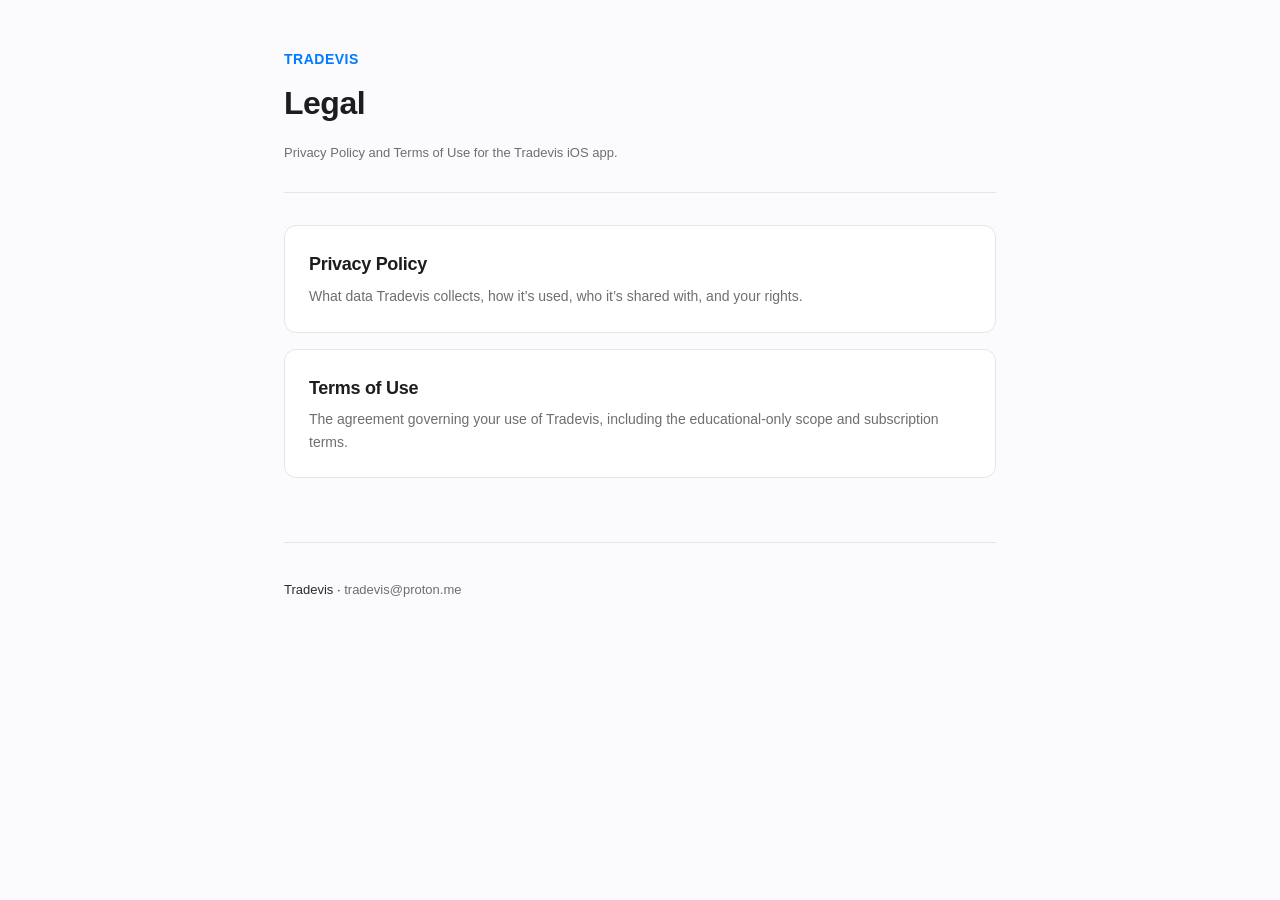
<file: index.html>
<!doctype html>
<html lang="en">
<head>
  <meta charset="utf-8">
  <meta name="viewport" content="width=device-width, initial-scale=1">
  <title>Tradevis — Legal</title>
  <link rel="stylesheet" href="style.css">
</head>
<body>
  <main>
    <header>
      <div class="brand">Tradevis</div>
      <h1>Legal</h1>
      <p class="updated">Privacy Policy and Terms of Use for the Tradevis iOS app.</p>
    </header>

    <a class="home-card" href="privacy.html">
      <h2>Privacy Policy</h2>
      <p>What data Tradevis collects, how it&rsquo;s used, who it&rsquo;s shared with, and your rights.</p>
    </a>

    <a class="home-card" href="terms.html">
      <h2>Terms of Use</h2>
      <p>The agreement governing your use of Tradevis, including the educational-only scope and subscription terms.</p>
    </a>

    <footer>
      <p>Tradevis &middot; <a href="mailto:tradevis@proton.me">tradevis@proton.me</a></p>
    </footer>
  </main>
</body>
</html>
</file>
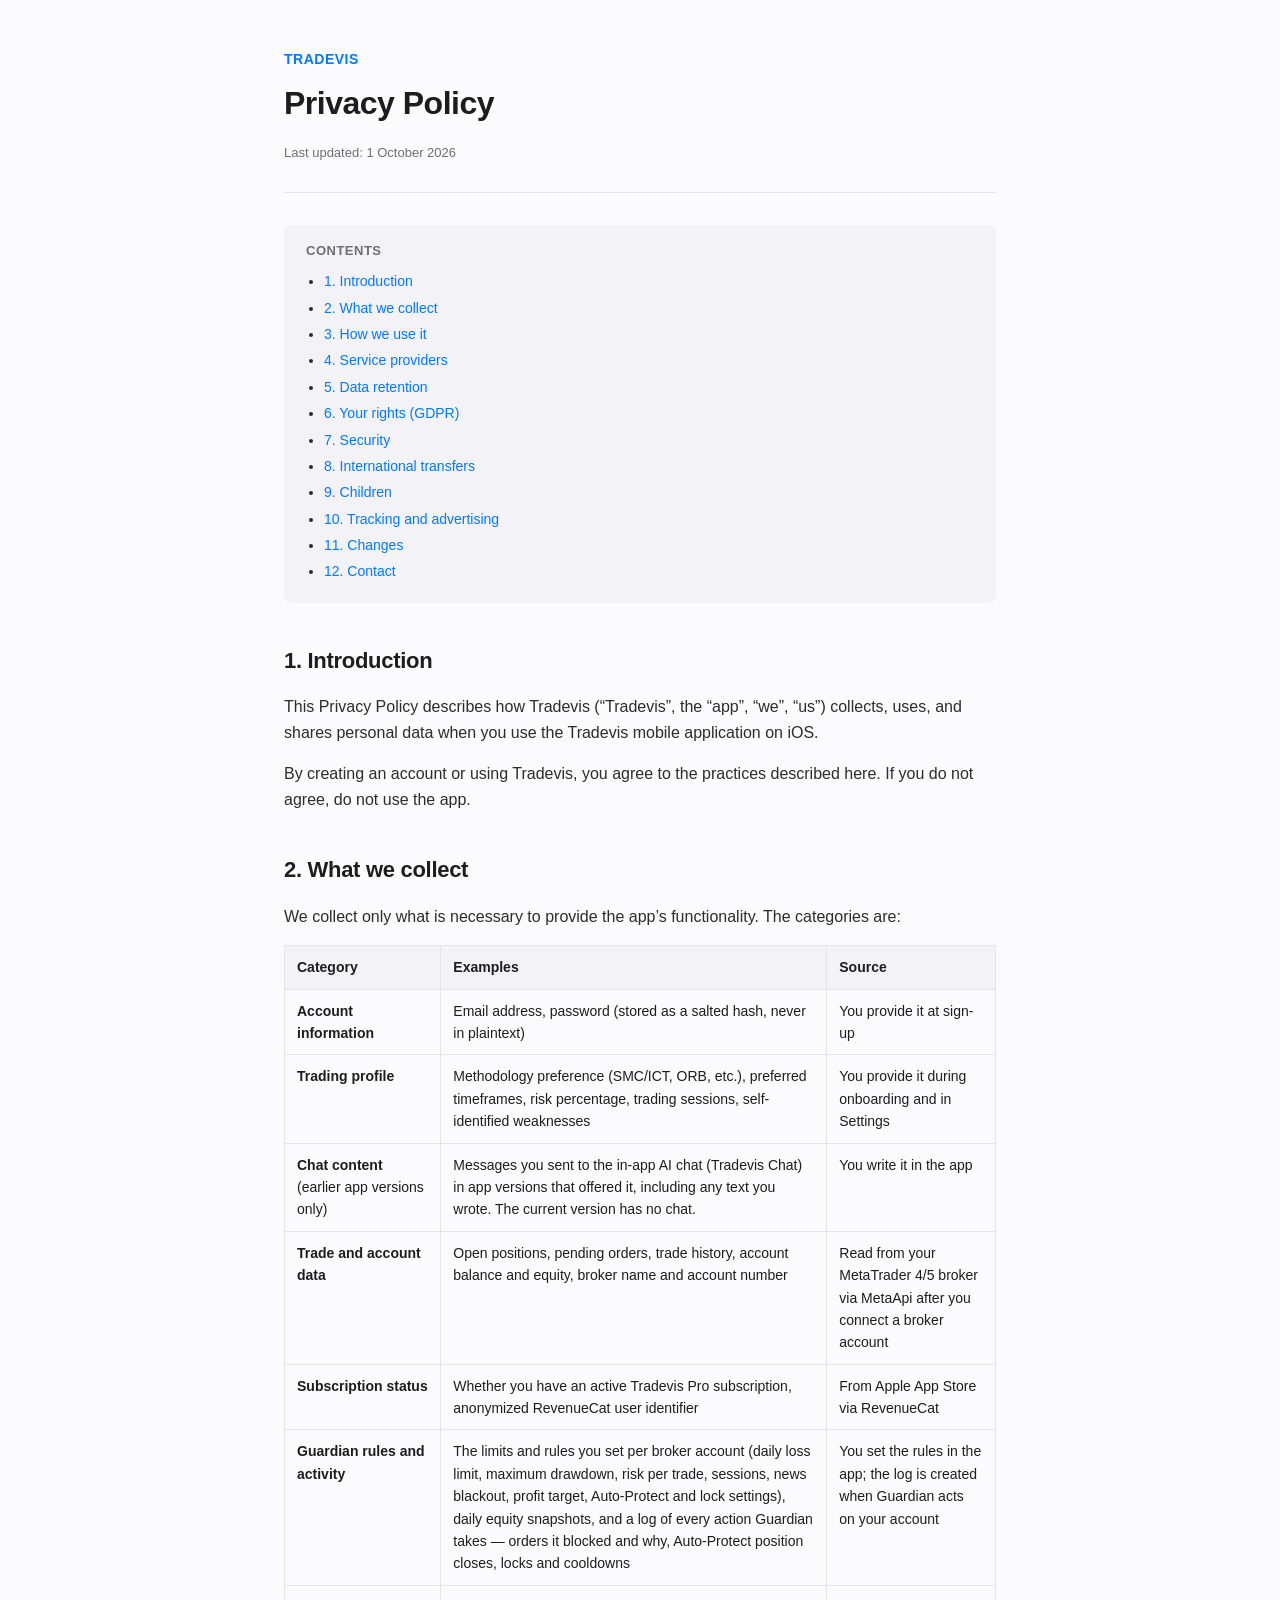
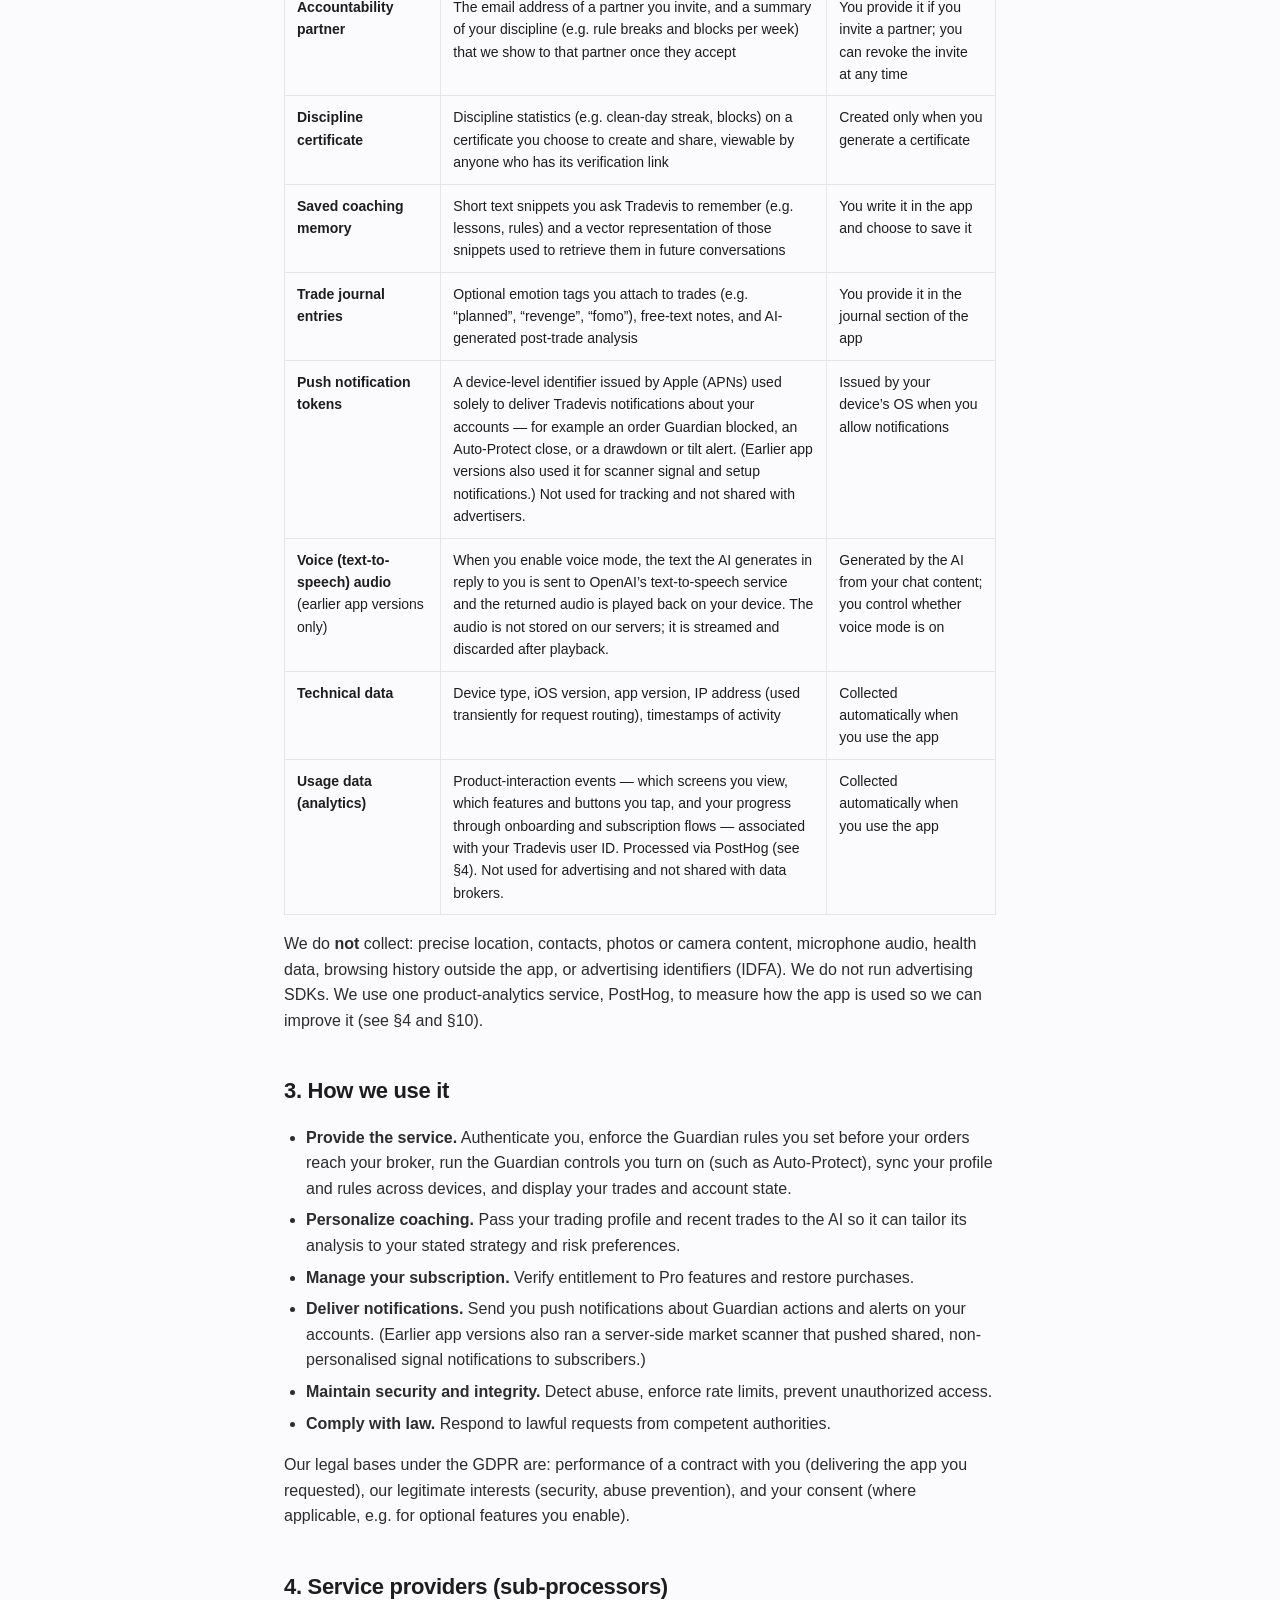
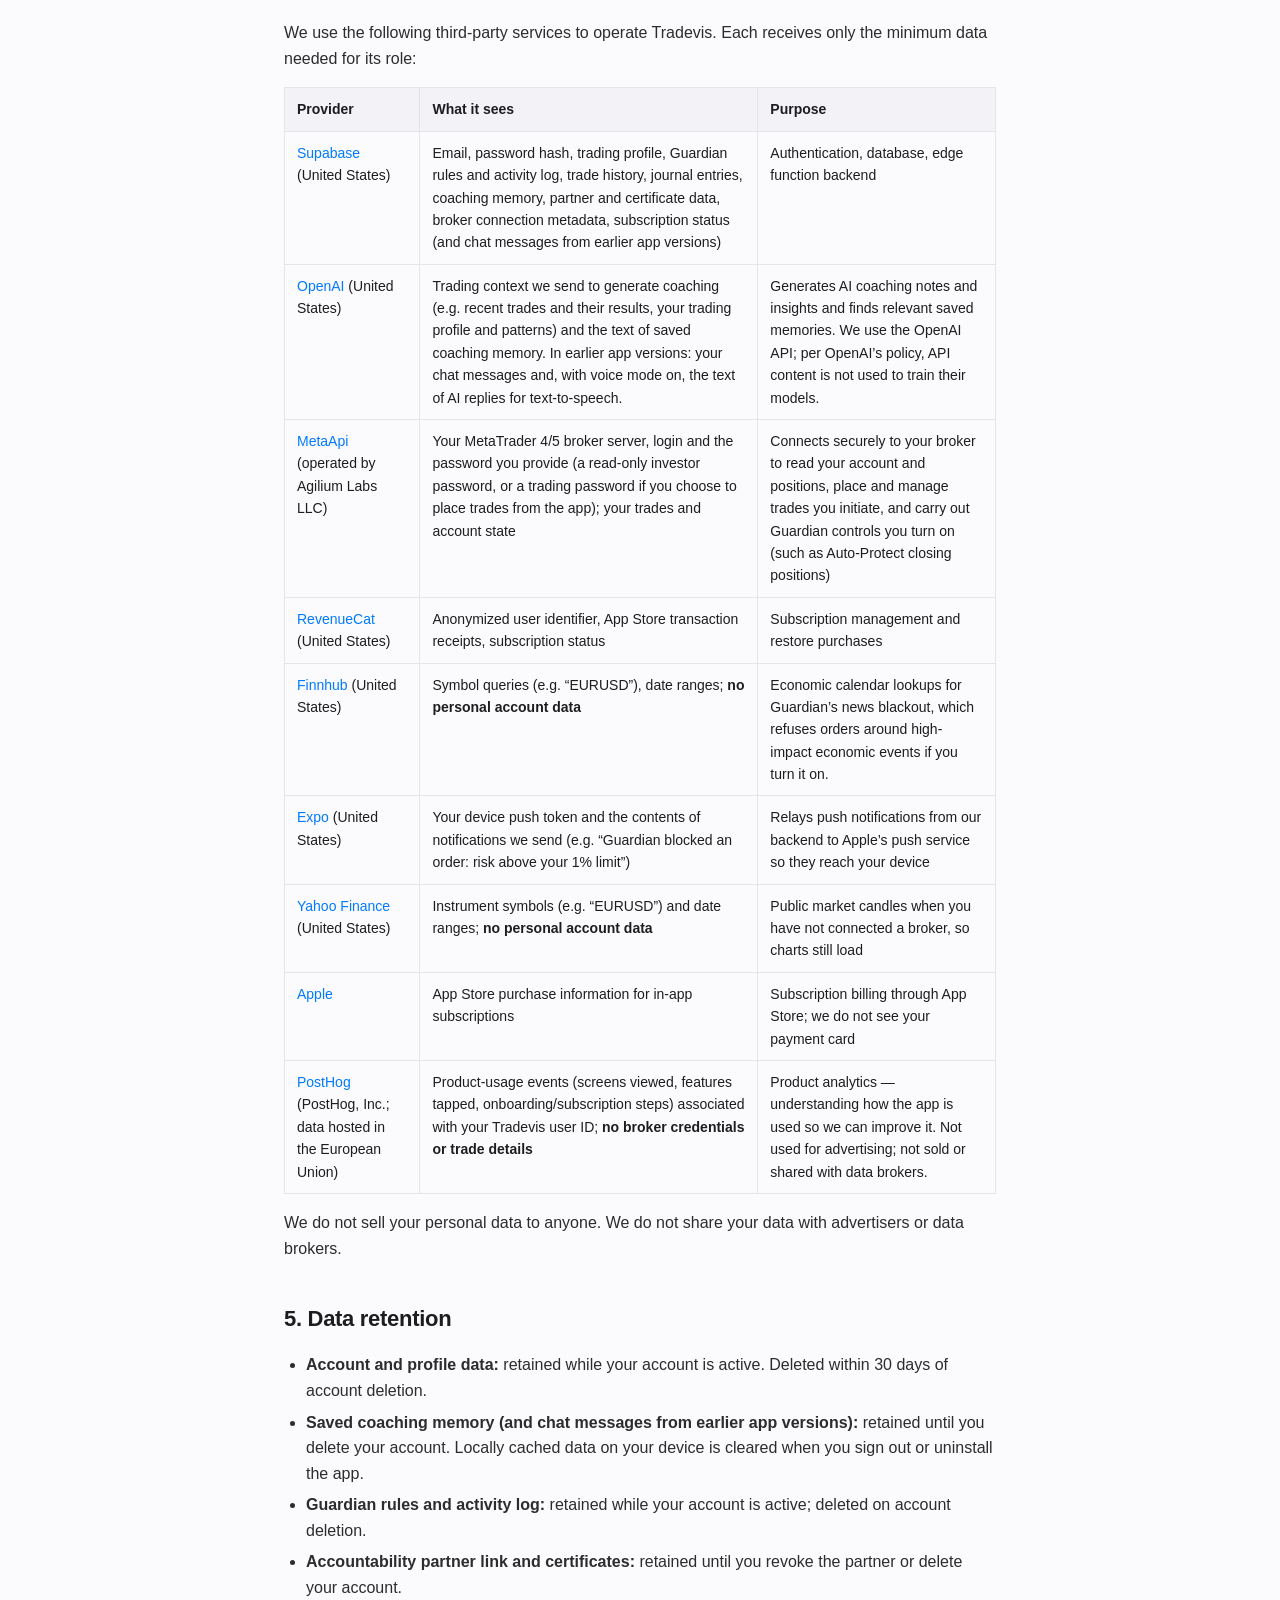
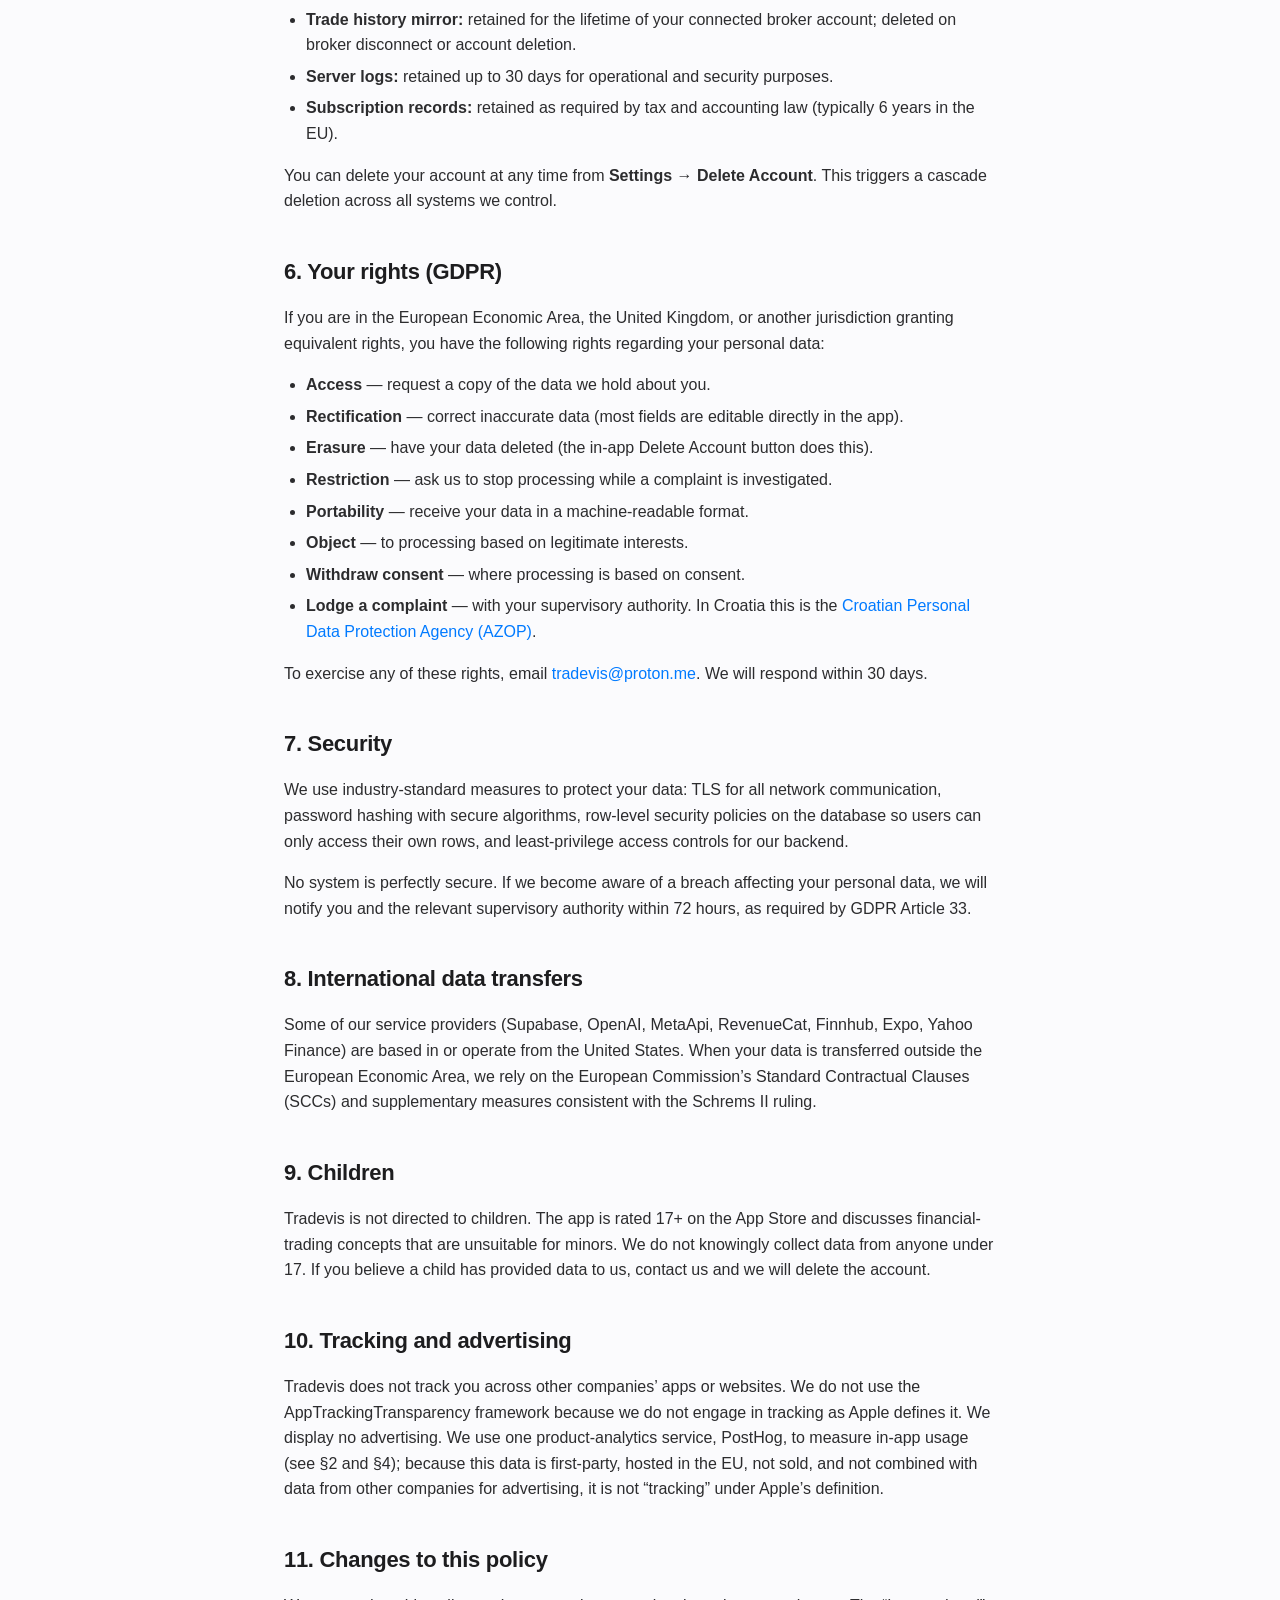
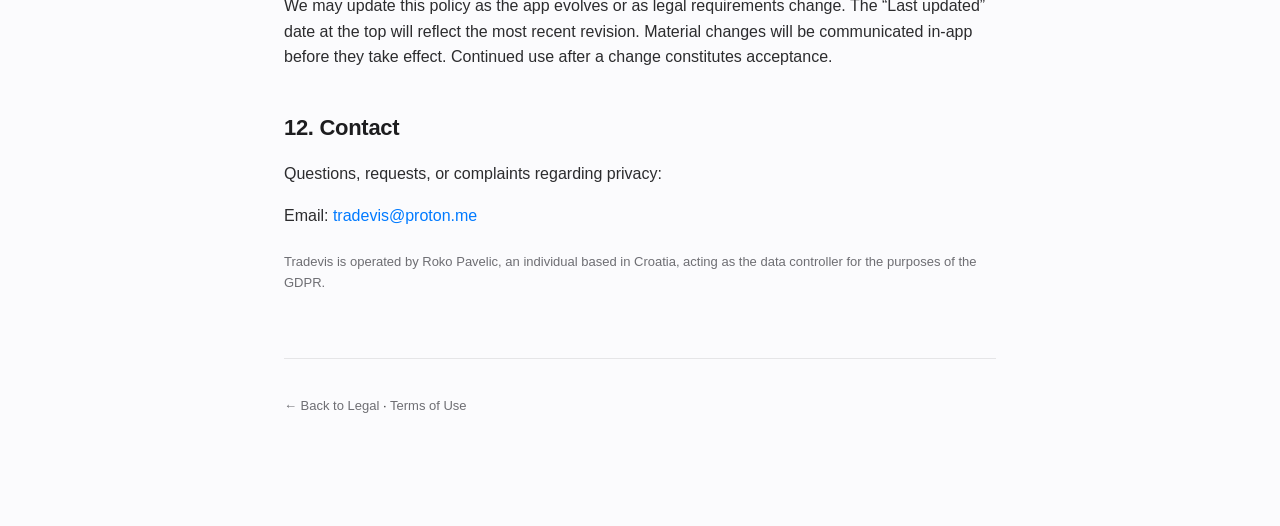
<file: privacy.html>
<!doctype html>
<html lang="en">
<head>
  <meta charset="utf-8">
  <meta name="viewport" content="width=device-width, initial-scale=1">
  <title>Privacy Policy — Tradevis</title>
  <link rel="stylesheet" href="style.css">
</head>
<body>
  <main>
    <header>
      <div class="brand">Tradevis</div>
      <h1>Privacy Policy</h1>
      <p class="updated">Last updated: 1 October 2026</p>
    </header>

    <nav class="toc">
      <strong>Contents</strong>
      <ul>
        <li><a href="#intro">1. Introduction</a></li>
        <li><a href="#what">2. What we collect</a></li>
        <li><a href="#how">3. How we use it</a></li>
        <li><a href="#sharing">4. Service providers</a></li>
        <li><a href="#retention">5. Data retention</a></li>
        <li><a href="#rights">6. Your rights (GDPR)</a></li>
        <li><a href="#security">7. Security</a></li>
        <li><a href="#transfers">8. International transfers</a></li>
        <li><a href="#children">9. Children</a></li>
        <li><a href="#tracking">10. Tracking and advertising</a></li>
        <li><a href="#changes">11. Changes</a></li>
        <li><a href="#contact">12. Contact</a></li>
      </ul>
    </nav>

    <h2 id="intro">1. Introduction</h2>
    <p>This Privacy Policy describes how Tradevis (&ldquo;Tradevis&rdquo;, the &ldquo;app&rdquo;, &ldquo;we&rdquo;, &ldquo;us&rdquo;) collects, uses, and shares personal data when you use the Tradevis mobile application on iOS.</p>
    <p>By creating an account or using Tradevis, you agree to the practices described here. If you do not agree, do not use the app.</p>

    <h2 id="what">2. What we collect</h2>
    <p>We collect only what is necessary to provide the app&rsquo;s functionality. The categories are:</p>

    <table>
      <thead>
        <tr><th>Category</th><th>Examples</th><th>Source</th></tr>
      </thead>
      <tbody>
        <tr>
          <td><strong>Account information</strong></td>
          <td>Email address, password (stored as a salted hash, never in plaintext)</td>
          <td>You provide it at sign-up</td>
        </tr>
        <tr>
          <td><strong>Trading profile</strong></td>
          <td>Methodology preference (SMC/ICT, ORB, etc.), preferred timeframes, risk percentage, trading sessions, self-identified weaknesses</td>
          <td>You provide it during onboarding and in Settings</td>
        </tr>
        <tr>
          <td><strong>Chat content</strong> (earlier app versions only)</td>
          <td>Messages you sent to the in-app AI chat (Tradevis Chat) in app versions that offered it, including any text you wrote. The current version has no chat.</td>
          <td>You write it in the app</td>
        </tr>
        <tr>
          <td><strong>Trade and account data</strong></td>
          <td>Open positions, pending orders, trade history, account balance and equity, broker name and account number</td>
          <td>Read from your MetaTrader 4/5 broker via MetaApi after you connect a broker account</td>
        </tr>
        <tr>
          <td><strong>Subscription status</strong></td>
          <td>Whether you have an active Tradevis Pro subscription, anonymized RevenueCat user identifier</td>
          <td>From Apple App Store via RevenueCat</td>
        </tr>
        <tr>
          <td><strong>Guardian rules and activity</strong></td>
          <td>The limits and rules you set per broker account (daily loss limit, maximum drawdown, risk per trade, sessions, news blackout, profit target, Auto-Protect and lock settings), daily equity snapshots, and a log of every action Guardian takes &mdash; orders it blocked and why, Auto-Protect position closes, locks and cooldowns</td>
          <td>You set the rules in the app; the log is created when Guardian acts on your account</td>
        </tr>
        <tr>
          <td><strong>Accountability partner</strong></td>
          <td>The email address of a partner you invite, and a summary of your discipline (e.g. rule breaks and blocks per week) that we show to that partner once they accept</td>
          <td>You provide it if you invite a partner; you can revoke the invite at any time</td>
        </tr>
        <tr>
          <td><strong>Discipline certificate</strong></td>
          <td>Discipline statistics (e.g. clean-day streak, blocks) on a certificate you choose to create and share, viewable by anyone who has its verification link</td>
          <td>Created only when you generate a certificate</td>
        </tr>
        <tr>
          <td><strong>Saved coaching memory</strong></td>
          <td>Short text snippets you ask Tradevis to remember (e.g. lessons, rules) and a vector representation of those snippets used to retrieve them in future conversations</td>
          <td>You write it in the app and choose to save it</td>
        </tr>
        <tr>
          <td><strong>Trade journal entries</strong></td>
          <td>Optional emotion tags you attach to trades (e.g. &ldquo;planned&rdquo;, &ldquo;revenge&rdquo;, &ldquo;fomo&rdquo;), free-text notes, and AI-generated post-trade analysis</td>
          <td>You provide it in the journal section of the app</td>
        </tr>
        <tr>
          <td><strong>Push notification tokens</strong></td>
          <td>A device-level identifier issued by Apple (APNs) used solely to deliver Tradevis notifications about your accounts &mdash; for example an order Guardian blocked, an Auto-Protect close, or a drawdown or tilt alert. (Earlier app versions also used it for scanner signal and setup notifications.) Not used for tracking and not shared with advertisers.</td>
          <td>Issued by your device&rsquo;s OS when you allow notifications</td>
        </tr>
        <tr>
          <td><strong>Voice (text-to-speech) audio</strong> (earlier app versions only)</td>
          <td>When you enable voice mode, the text the AI generates in reply to you is sent to OpenAI&rsquo;s text-to-speech service and the returned audio is played back on your device. The audio is not stored on our servers; it is streamed and discarded after playback.</td>
          <td>Generated by the AI from your chat content; you control whether voice mode is on</td>
        </tr>
        <tr>
          <td><strong>Technical data</strong></td>
          <td>Device type, iOS version, app version, IP address (used transiently for request routing), timestamps of activity</td>
          <td>Collected automatically when you use the app</td>
        </tr>
        <tr>
          <td><strong>Usage data (analytics)</strong></td>
          <td>Product-interaction events &mdash; which screens you view, which features and buttons you tap, and your progress through onboarding and subscription flows &mdash; associated with your Tradevis user ID. Processed via PostHog (see &sect;4). Not used for advertising and not shared with data brokers.</td>
          <td>Collected automatically when you use the app</td>
        </tr>
      </tbody>
    </table>

    <p>We do <strong>not</strong> collect: precise location, contacts, photos or camera content, microphone audio, health data, browsing history outside the app, or advertising identifiers (IDFA). We do not run advertising SDKs. We use one product-analytics service, PostHog, to measure how the app is used so we can improve it (see &sect;4 and &sect;10).</p>

    <h2 id="how">3. How we use it</h2>
    <ul>
      <li><strong>Provide the service.</strong> Authenticate you, enforce the Guardian rules you set before your orders reach your broker, run the Guardian controls you turn on (such as Auto-Protect), sync your profile and rules across devices, and display your trades and account state.</li>
      <li><strong>Personalize coaching.</strong> Pass your trading profile and recent trades to the AI so it can tailor its analysis to your stated strategy and risk preferences.</li>
      <li><strong>Manage your subscription.</strong> Verify entitlement to Pro features and restore purchases.</li>
      <li><strong>Deliver notifications.</strong> Send you push notifications about Guardian actions and alerts on your accounts. (Earlier app versions also ran a server-side market scanner that pushed shared, non-personalised signal notifications to subscribers.)</li>
      <li><strong>Maintain security and integrity.</strong> Detect abuse, enforce rate limits, prevent unauthorized access.</li>
      <li><strong>Comply with law.</strong> Respond to lawful requests from competent authorities.</li>
    </ul>
    <p>Our legal bases under the GDPR are: performance of a contract with you (delivering the app you requested), our legitimate interests (security, abuse prevention), and your consent (where applicable, e.g. for optional features you enable).</p>

    <h2 id="sharing">4. Service providers (sub-processors)</h2>
    <p>We use the following third-party services to operate Tradevis. Each receives only the minimum data needed for its role:</p>

    <table>
      <thead>
        <tr><th>Provider</th><th>What it sees</th><th>Purpose</th></tr>
      </thead>
      <tbody>
        <tr>
          <td><a href="https://supabase.com/privacy" target="_blank" rel="noopener">Supabase</a> (United States)</td>
          <td>Email, password hash, trading profile, Guardian rules and activity log, trade history, journal entries, coaching memory, partner and certificate data, broker connection metadata, subscription status (and chat messages from earlier app versions)</td>
          <td>Authentication, database, edge function backend</td>
        </tr>
        <tr>
          <td><a href="https://openai.com/policies/privacy-policy" target="_blank" rel="noopener">OpenAI</a> (United States)</td>
          <td>Trading context we send to generate coaching (e.g. recent trades and their results, your trading profile and patterns) and the text of saved coaching memory. In earlier app versions: your chat messages and, with voice mode on, the text of AI replies for text-to-speech.</td>
          <td>Generates AI coaching notes and insights and finds relevant saved memories. We use the OpenAI API; per OpenAI&rsquo;s policy, API content is not used to train their models.</td>
        </tr>
        <tr>
          <td><a href="https://metaapi.cloud/privacy" target="_blank" rel="noopener">MetaApi</a> (operated by Agilium Labs LLC)</td>
          <td>Your MetaTrader 4/5 broker server, login and the password you provide (a read-only investor password, or a trading password if you choose to place trades from the app); your trades and account state</td>
          <td>Connects securely to your broker to read your account and positions, place and manage trades you initiate, and carry out Guardian controls you turn on (such as Auto-Protect closing positions)</td>
        </tr>
        <tr>
          <td><a href="https://www.revenuecat.com/privacy" target="_blank" rel="noopener">RevenueCat</a> (United States)</td>
          <td>Anonymized user identifier, App Store transaction receipts, subscription status</td>
          <td>Subscription management and restore purchases</td>
        </tr>
        <tr>
          <td><a href="https://finnhub.io/privacy-policy" target="_blank" rel="noopener">Finnhub</a> (United States)</td>
          <td>Symbol queries (e.g. &ldquo;EURUSD&rdquo;), date ranges; <strong>no personal account data</strong></td>
          <td>Economic calendar lookups for Guardian&rsquo;s news blackout, which refuses orders around high-impact economic events if you turn it on.</td>
        </tr>
        <tr>
          <td><a href="https://expo.dev/privacy" target="_blank" rel="noopener">Expo</a> (United States)</td>
          <td>Your device push token and the contents of notifications we send (e.g. &ldquo;Guardian blocked an order: risk above your 1% limit&rdquo;)</td>
          <td>Relays push notifications from our backend to Apple&rsquo;s push service so they reach your device</td>
        </tr>
        <tr>
          <td><a href="https://policies.yahoo.com/us/en/yahoo/privacy/" target="_blank" rel="noopener">Yahoo Finance</a> (United States)</td>
          <td>Instrument symbols (e.g. &ldquo;EURUSD&rdquo;) and date ranges; <strong>no personal account data</strong></td>
          <td>Public market candles when you have not connected a broker, so charts still load</td>
        </tr>
        <tr>
          <td><a href="https://www.apple.com/legal/privacy/" target="_blank" rel="noopener">Apple</a></td>
          <td>App Store purchase information for in-app subscriptions</td>
          <td>Subscription billing through App Store; we do not see your payment card</td>
        </tr>
        <tr>
          <td><a href="https://posthog.com/privacy" target="_blank" rel="noopener">PostHog</a> (PostHog, Inc.; data hosted in the European Union)</td>
          <td>Product-usage events (screens viewed, features tapped, onboarding/subscription steps) associated with your Tradevis user ID; <strong>no broker credentials or trade details</strong></td>
          <td>Product analytics &mdash; understanding how the app is used so we can improve it. Not used for advertising; not sold or shared with data brokers.</td>
        </tr>
      </tbody>
    </table>

    <p>We do not sell your personal data to anyone. We do not share your data with advertisers or data brokers.</p>

    <h2 id="retention">5. Data retention</h2>
    <ul>
      <li><strong>Account and profile data:</strong> retained while your account is active. Deleted within 30 days of account deletion.</li>
      <li><strong>Saved coaching memory (and chat messages from earlier app versions):</strong> retained until you delete your account. Locally cached data on your device is cleared when you sign out or uninstall the app.</li>
      <li><strong>Guardian rules and activity log:</strong> retained while your account is active; deleted on account deletion.</li>
      <li><strong>Accountability partner link and certificates:</strong> retained until you revoke the partner or delete your account.</li>
      <li><strong>Trade history mirror:</strong> retained for the lifetime of your connected broker account; deleted on broker disconnect or account deletion.</li>
      <li><strong>Server logs:</strong> retained up to 30 days for operational and security purposes.</li>
      <li><strong>Subscription records:</strong> retained as required by tax and accounting law (typically 6 years in the EU).</li>
    </ul>
    <p>You can delete your account at any time from <strong>Settings &rarr; Delete Account</strong>. This triggers a cascade deletion across all systems we control.</p>

    <h2 id="rights">6. Your rights (GDPR)</h2>
    <p>If you are in the European Economic Area, the United Kingdom, or another jurisdiction granting equivalent rights, you have the following rights regarding your personal data:</p>
    <ul>
      <li><strong>Access</strong> &mdash; request a copy of the data we hold about you.</li>
      <li><strong>Rectification</strong> &mdash; correct inaccurate data (most fields are editable directly in the app).</li>
      <li><strong>Erasure</strong> &mdash; have your data deleted (the in-app Delete Account button does this).</li>
      <li><strong>Restriction</strong> &mdash; ask us to stop processing while a complaint is investigated.</li>
      <li><strong>Portability</strong> &mdash; receive your data in a machine-readable format.</li>
      <li><strong>Object</strong> &mdash; to processing based on legitimate interests.</li>
      <li><strong>Withdraw consent</strong> &mdash; where processing is based on consent.</li>
      <li><strong>Lodge a complaint</strong> &mdash; with your supervisory authority. In Croatia this is the <a href="https://azop.hr" target="_blank" rel="noopener">Croatian Personal Data Protection Agency (AZOP)</a>.</li>
    </ul>
    <p>To exercise any of these rights, email <a href="mailto:tradevis@proton.me">tradevis@proton.me</a>. We will respond within 30 days.</p>

    <h2 id="security">7. Security</h2>
    <p>We use industry-standard measures to protect your data: TLS for all network communication, password hashing with secure algorithms, row-level security policies on the database so users can only access their own rows, and least-privilege access controls for our backend.</p>
    <p>No system is perfectly secure. If we become aware of a breach affecting your personal data, we will notify you and the relevant supervisory authority within 72 hours, as required by GDPR Article 33.</p>

    <h2 id="transfers">8. International data transfers</h2>
    <p>Some of our service providers (Supabase, OpenAI, MetaApi, RevenueCat, Finnhub, Expo, Yahoo Finance) are based in or operate from the United States. When your data is transferred outside the European Economic Area, we rely on the European Commission&rsquo;s Standard Contractual Clauses (SCCs) and supplementary measures consistent with the Schrems II ruling.</p>

    <h2 id="children">9. Children</h2>
    <p>Tradevis is not directed to children. The app is rated 17+ on the App Store and discusses financial-trading concepts that are unsuitable for minors. We do not knowingly collect data from anyone under 17. If you believe a child has provided data to us, contact us and we will delete the account.</p>

    <h2 id="tracking">10. Tracking and advertising</h2>
    <p>Tradevis does not track you across other companies&rsquo; apps or websites. We do not use the AppTrackingTransparency framework because we do not engage in tracking as Apple defines it. We display no advertising. We use one product-analytics service, PostHog, to measure in-app usage (see &sect;2 and &sect;4); because this data is first-party, hosted in the EU, not sold, and not combined with data from other companies for advertising, it is not &ldquo;tracking&rdquo; under Apple&rsquo;s definition.</p>

    <h2 id="changes">11. Changes to this policy</h2>
    <p>We may update this policy as the app evolves or as legal requirements change. The &ldquo;Last updated&rdquo; date at the top will reflect the most recent revision. Material changes will be communicated in-app before they take effect. Continued use after a change constitutes acceptance.</p>

    <h2 id="contact">12. Contact</h2>
    <p>Questions, requests, or complaints regarding privacy:</p>
    <p>Email: <a href="mailto:tradevis@proton.me">tradevis@proton.me</a></p>
    <p style="font-size: 13px; color: #6e6e73; margin-top: 24px;">Tradevis is operated by Roko Pavelic, an individual based in Croatia, acting as the data controller for the purposes of the GDPR.</p>

    <footer>
      <p><a href="index.html">&larr; Back to Legal</a> &middot; <a href="terms.html">Terms of Use</a></p>
    </footer>
  </main>
</body>
</html>
</file>
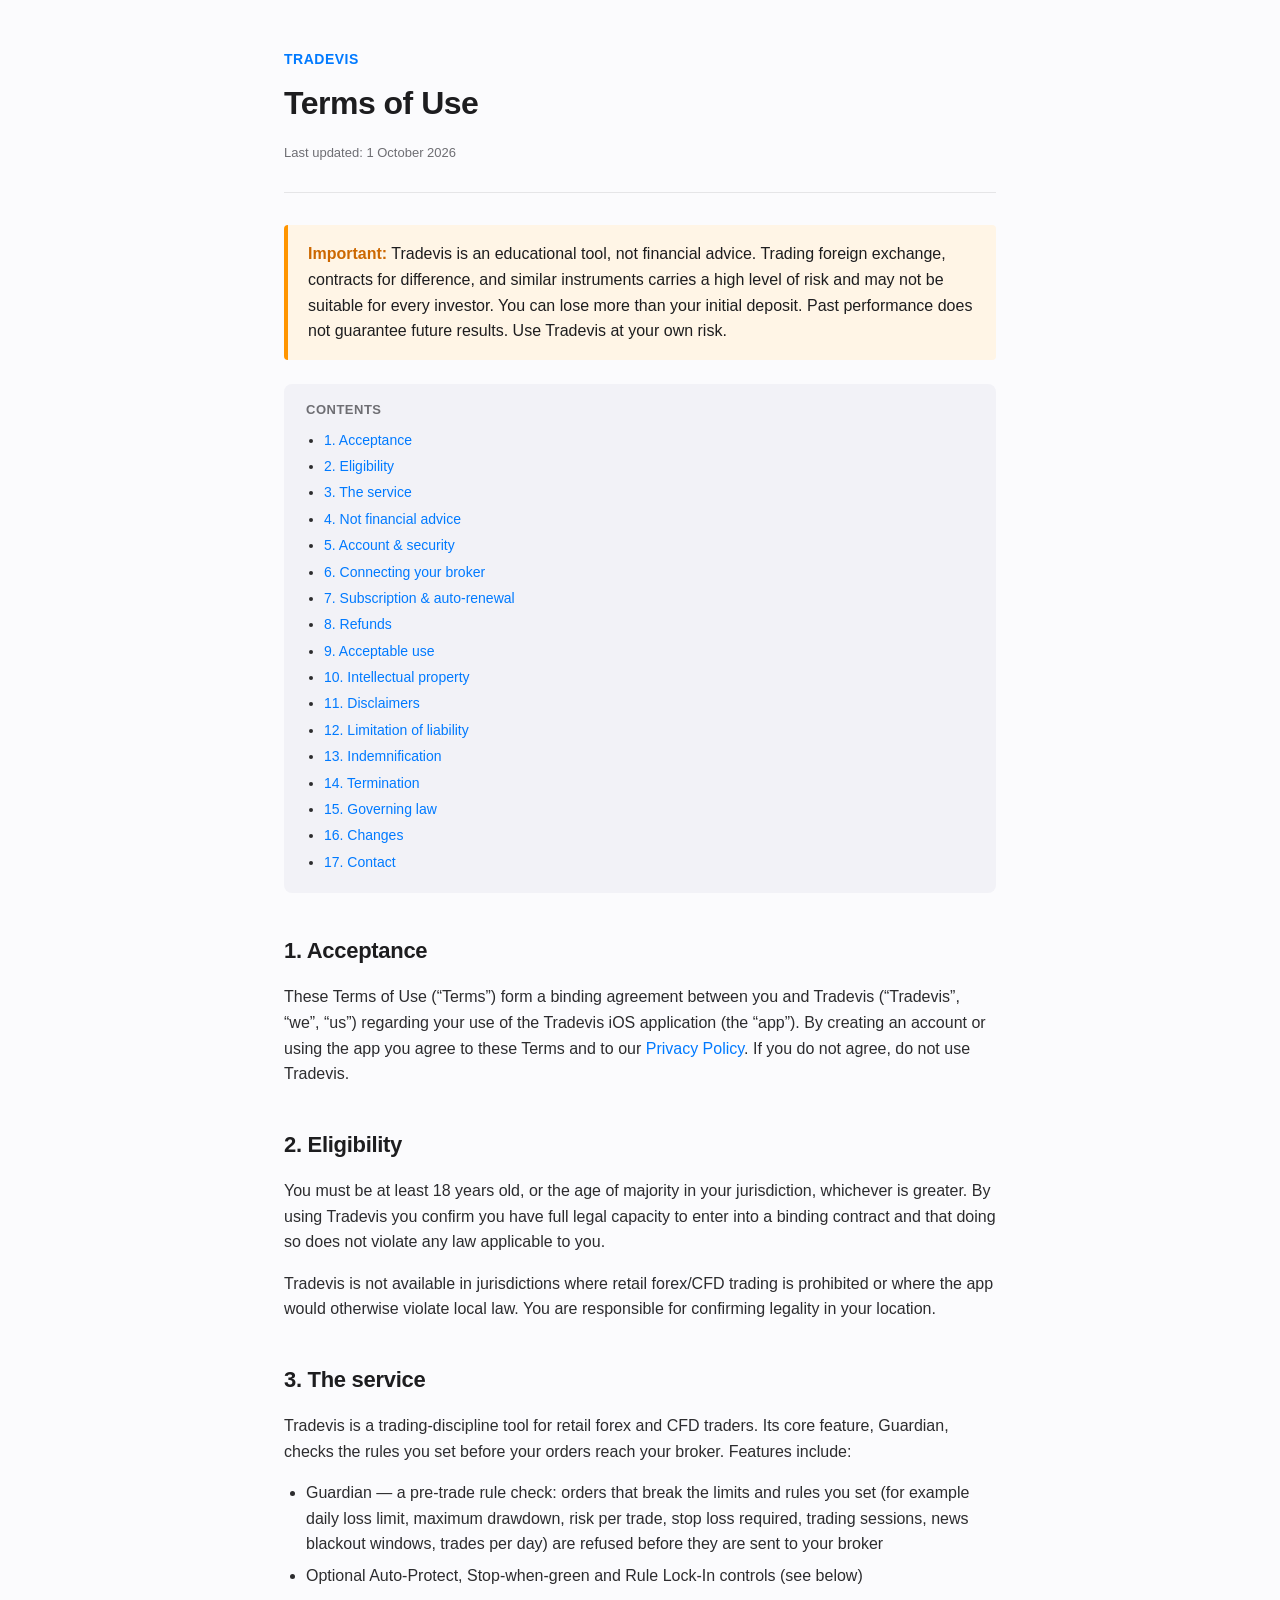
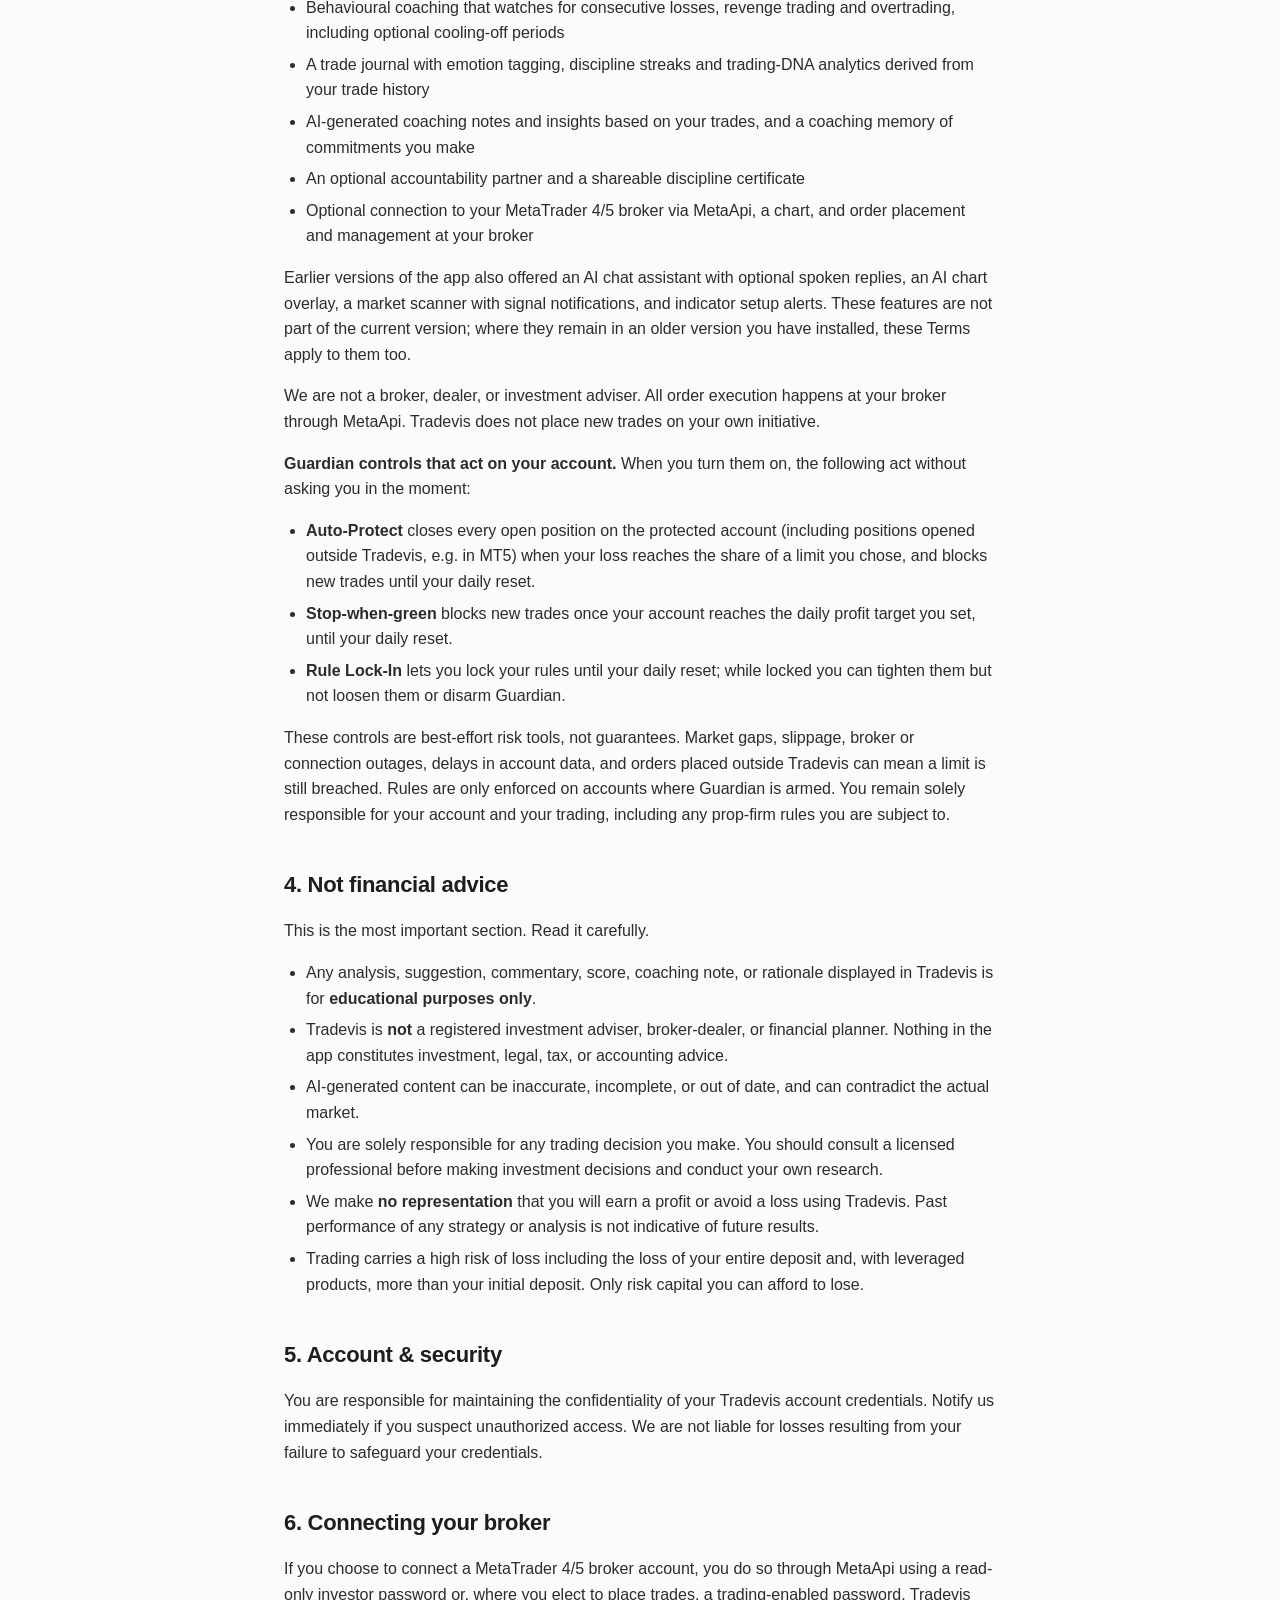
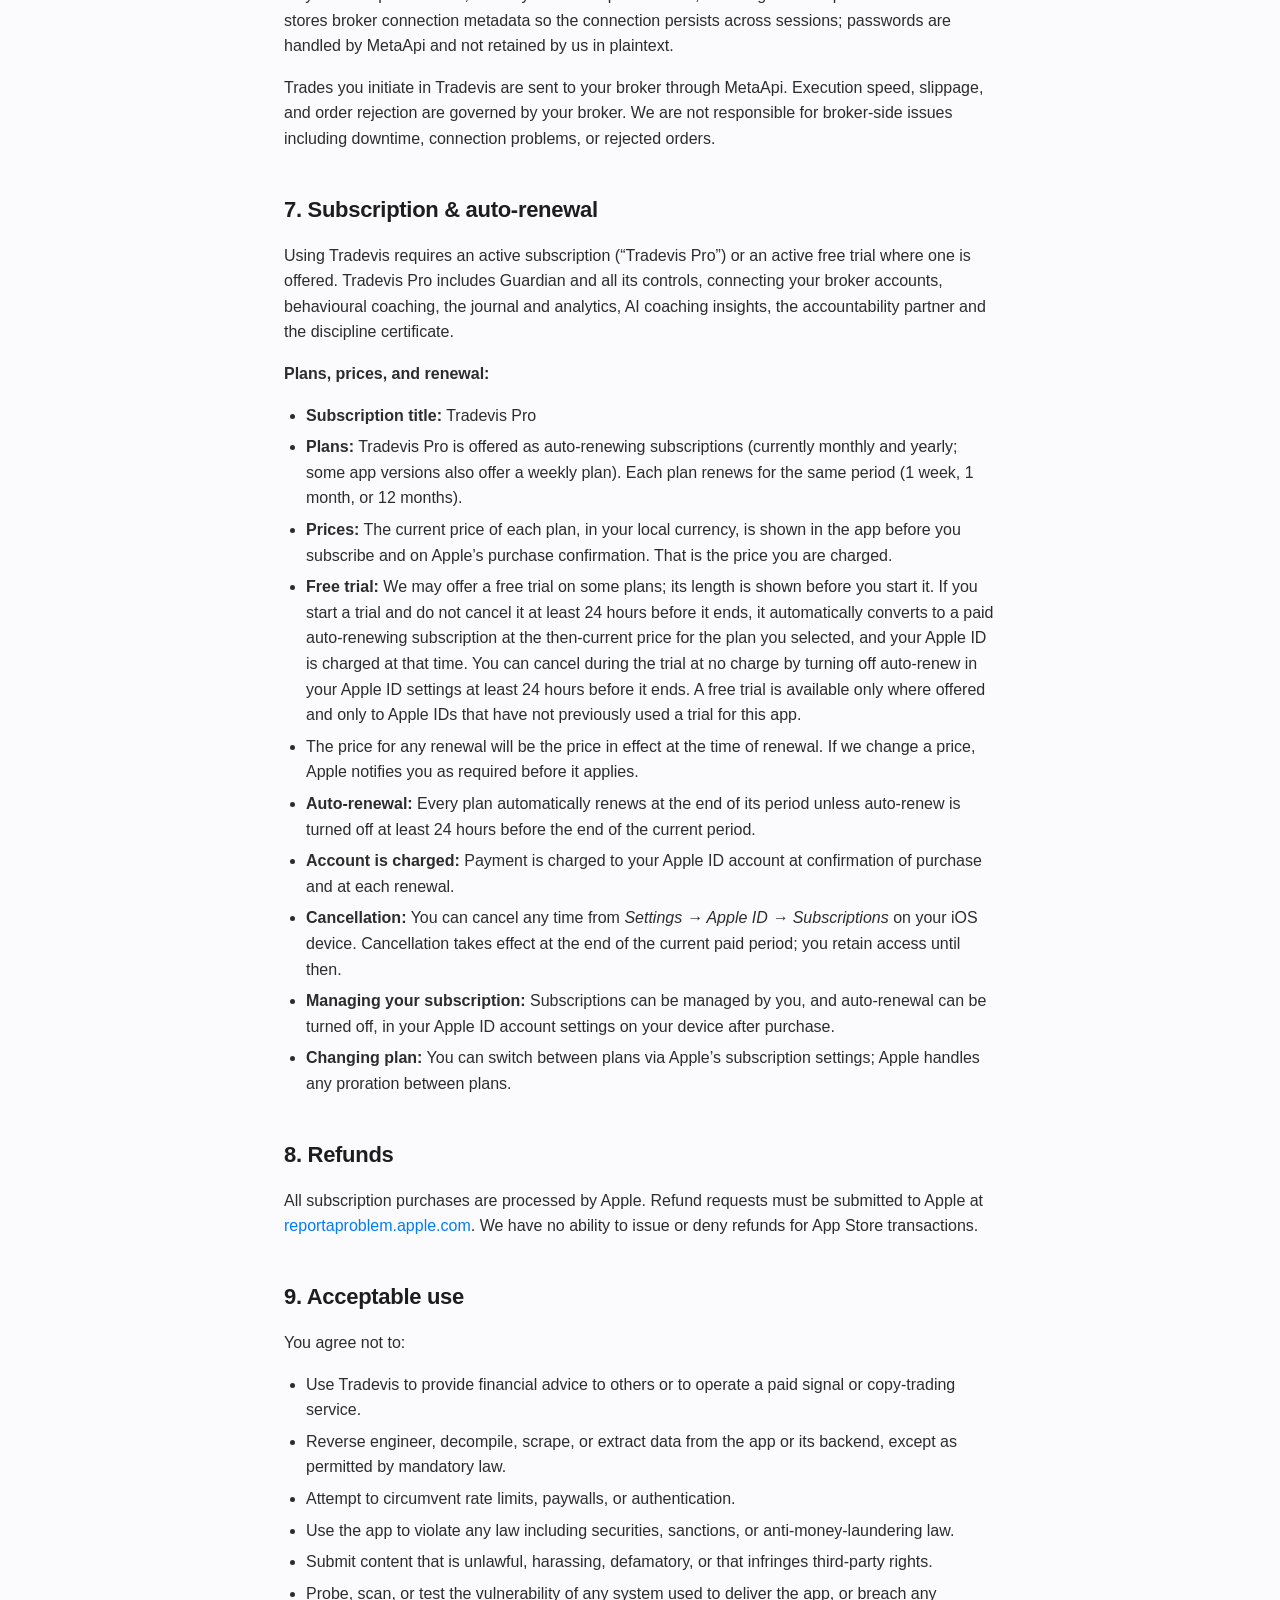
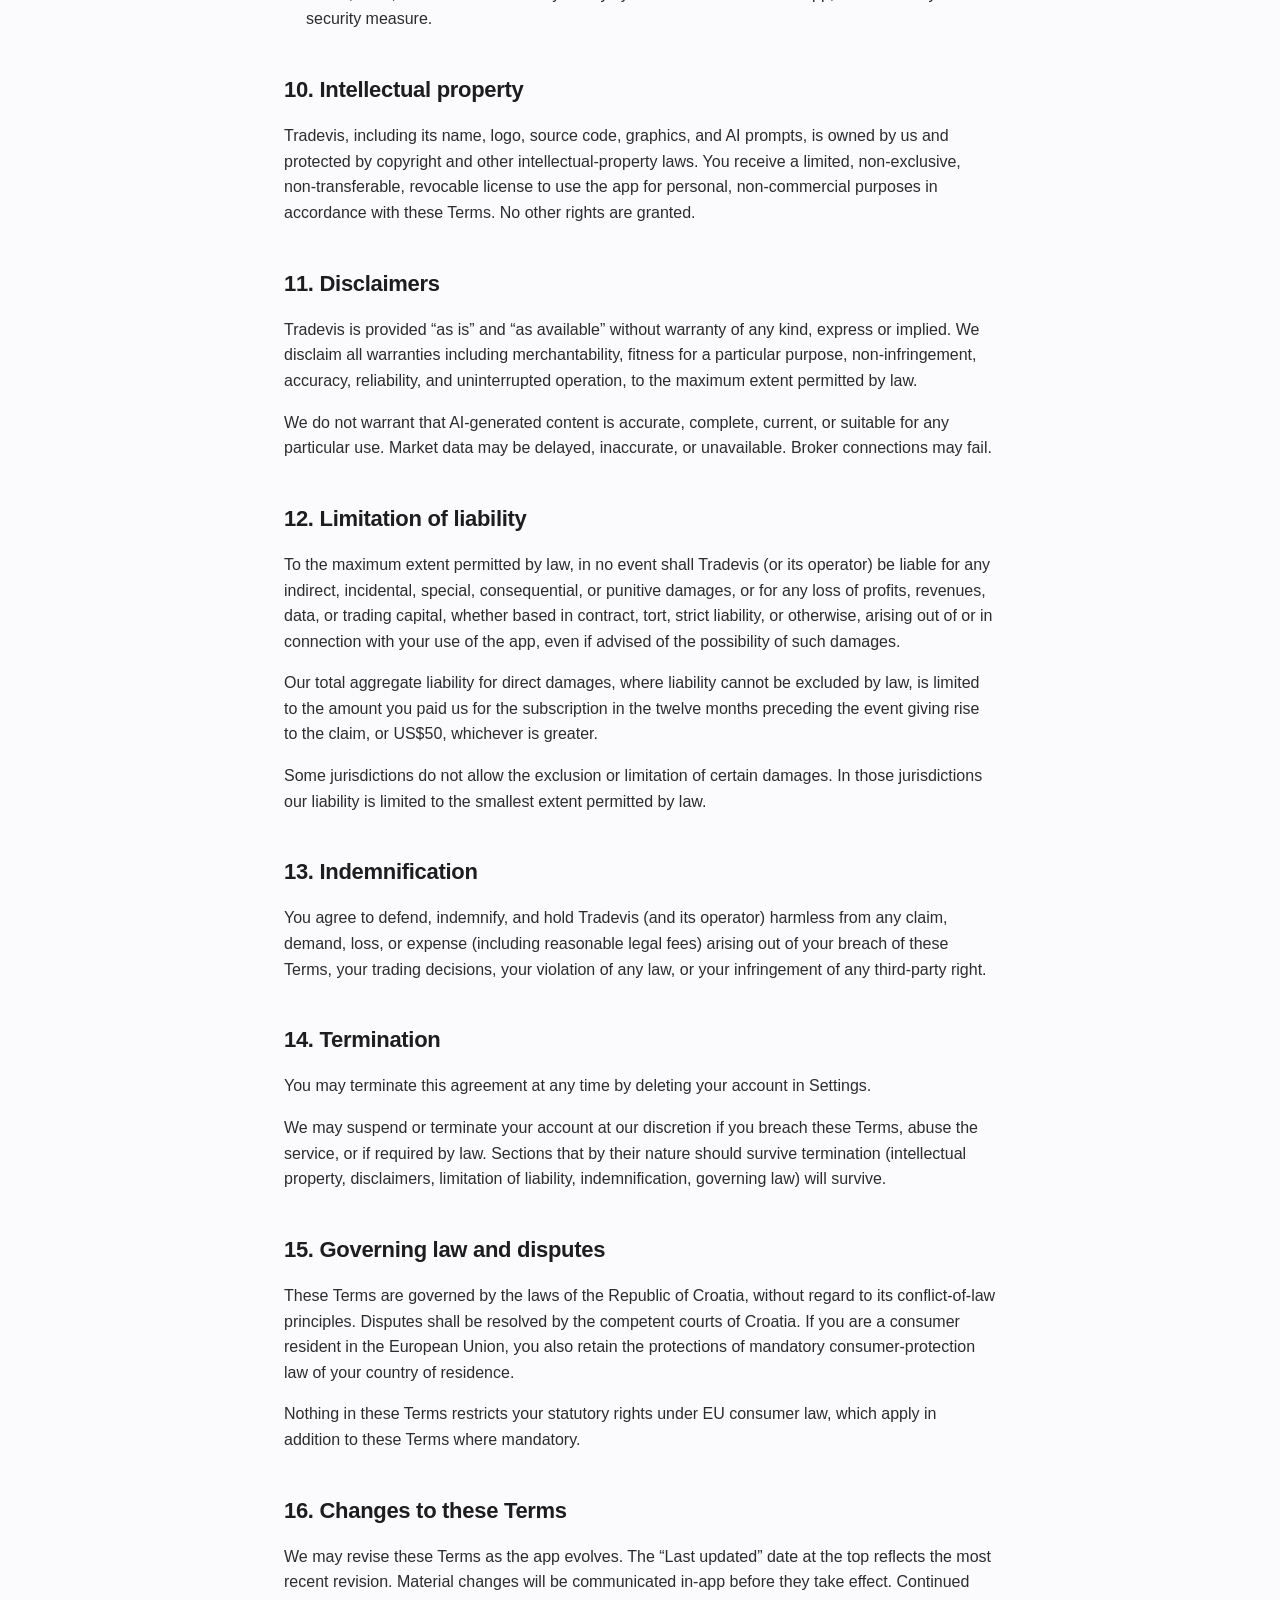
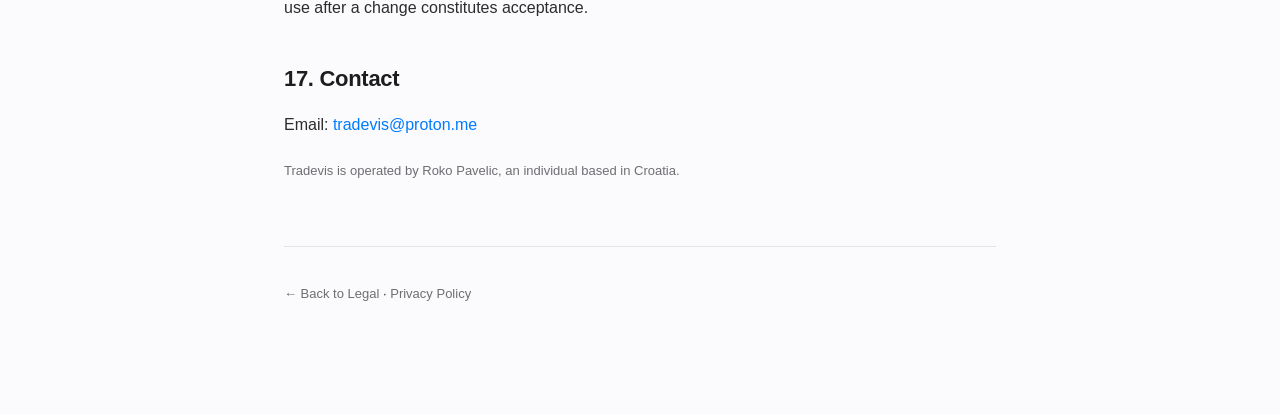
<file: terms.html>
<!doctype html>
<html lang="en">
<head>
  <meta charset="utf-8">
  <meta name="viewport" content="width=device-width, initial-scale=1">
  <title>Terms of Use — Tradevis</title>
  <link rel="stylesheet" href="style.css">
</head>
<body>
  <main>
    <header>
      <div class="brand">Tradevis</div>
      <h1>Terms of Use</h1>
      <p class="updated">Last updated: 1 October 2026</p>
    </header>

    <div class="callout">
      <strong>Important:</strong> Tradevis is an educational tool, not financial advice. Trading foreign exchange, contracts for difference, and similar instruments carries a high level of risk and may not be suitable for every investor. You can lose more than your initial deposit. Past performance does not guarantee future results. Use Tradevis at your own risk.
    </div>

    <nav class="toc">
      <strong>Contents</strong>
      <ul>
        <li><a href="#acceptance">1. Acceptance</a></li>
        <li><a href="#eligibility">2. Eligibility</a></li>
        <li><a href="#service">3. The service</a></li>
        <li><a href="#not-advice">4. Not financial advice</a></li>
        <li><a href="#account">5. Account &amp; security</a></li>
        <li><a href="#broker">6. Connecting your broker</a></li>
        <li><a href="#subscription">7. Subscription &amp; auto-renewal</a></li>
        <li><a href="#refunds">8. Refunds</a></li>
        <li><a href="#use">9. Acceptable use</a></li>
        <li><a href="#ip">10. Intellectual property</a></li>
        <li><a href="#warranty">11. Disclaimers</a></li>
        <li><a href="#liability">12. Limitation of liability</a></li>
        <li><a href="#indemnity">13. Indemnification</a></li>
        <li><a href="#termination">14. Termination</a></li>
        <li><a href="#law">15. Governing law</a></li>
        <li><a href="#changes">16. Changes</a></li>
        <li><a href="#contact">17. Contact</a></li>
      </ul>
    </nav>

    <h2 id="acceptance">1. Acceptance</h2>
    <p>These Terms of Use (&ldquo;Terms&rdquo;) form a binding agreement between you and Tradevis (&ldquo;Tradevis&rdquo;, &ldquo;we&rdquo;, &ldquo;us&rdquo;) regarding your use of the Tradevis iOS application (the &ldquo;app&rdquo;). By creating an account or using the app you agree to these Terms and to our <a href="privacy.html">Privacy Policy</a>. If you do not agree, do not use Tradevis.</p>

    <h2 id="eligibility">2. Eligibility</h2>
    <p>You must be at least 18 years old, or the age of majority in your jurisdiction, whichever is greater. By using Tradevis you confirm you have full legal capacity to enter into a binding contract and that doing so does not violate any law applicable to you.</p>
    <p>Tradevis is not available in jurisdictions where retail forex/CFD trading is prohibited or where the app would otherwise violate local law. You are responsible for confirming legality in your location.</p>

    <h2 id="service">3. The service</h2>
    <p>Tradevis is a trading-discipline tool for retail forex and CFD traders. Its core feature, Guardian, checks the rules you set before your orders reach your broker. Features include:</p>
    <ul>
      <li>Guardian &mdash; a pre-trade rule check: orders that break the limits and rules you set (for example daily loss limit, maximum drawdown, risk per trade, stop loss required, trading sessions, news blackout windows, trades per day) are refused before they are sent to your broker</li>
      <li>Optional Auto-Protect, Stop-when-green and Rule Lock-In controls (see below)</li>
      <li>Behavioural coaching that watches for consecutive losses, revenge trading and overtrading, including optional cooling-off periods</li>
      <li>A trade journal with emotion tagging, discipline streaks and trading-DNA analytics derived from your trade history</li>
      <li>AI-generated coaching notes and insights based on your trades, and a coaching memory of commitments you make</li>
      <li>An optional accountability partner and a shareable discipline certificate</li>
      <li>Optional connection to your MetaTrader 4/5 broker via MetaApi, a chart, and order placement and management at your broker</li>
    </ul>
    <p>Earlier versions of the app also offered an AI chat assistant with optional spoken replies, an AI chart overlay, a market scanner with signal notifications, and indicator setup alerts. These features are not part of the current version; where they remain in an older version you have installed, these Terms apply to them too.</p>
    <p>We are not a broker, dealer, or investment adviser. All order execution happens at your broker through MetaApi. Tradevis does not place new trades on your own initiative.</p>
    <p><strong>Guardian controls that act on your account.</strong> When you turn them on, the following act without asking you in the moment:</p>
    <ul>
      <li><strong>Auto-Protect</strong> closes every open position on the protected account (including positions opened outside Tradevis, e.g. in MT5) when your loss reaches the share of a limit you chose, and blocks new trades until your daily reset.</li>
      <li><strong>Stop-when-green</strong> blocks new trades once your account reaches the daily profit target you set, until your daily reset.</li>
      <li><strong>Rule Lock-In</strong> lets you lock your rules until your daily reset; while locked you can tighten them but not loosen them or disarm Guardian.</li>
    </ul>
    <p>These controls are best-effort risk tools, not guarantees. Market gaps, slippage, broker or connection outages, delays in account data, and orders placed outside Tradevis can mean a limit is still breached. Rules are only enforced on accounts where Guardian is armed. You remain solely responsible for your account and your trading, including any prop-firm rules you are subject to.</p>

    <h2 id="not-advice">4. Not financial advice</h2>
    <p>This is the most important section. Read it carefully.</p>
    <ul>
      <li>Any analysis, suggestion, commentary, score, coaching note, or rationale displayed in Tradevis is for <strong>educational purposes only</strong>.</li>
      <li>Tradevis is <strong>not</strong> a registered investment adviser, broker-dealer, or financial planner. Nothing in the app constitutes investment, legal, tax, or accounting advice.</li>
      <li>AI-generated content can be inaccurate, incomplete, or out of date, and can contradict the actual market.</li>
      <li>You are solely responsible for any trading decision you make. You should consult a licensed professional before making investment decisions and conduct your own research.</li>
      <li>We make <strong>no representation</strong> that you will earn a profit or avoid a loss using Tradevis. Past performance of any strategy or analysis is not indicative of future results.</li>
      <li>Trading carries a high risk of loss including the loss of your entire deposit and, with leveraged products, more than your initial deposit. Only risk capital you can afford to lose.</li>
    </ul>

    <h2 id="account">5. Account &amp; security</h2>
    <p>You are responsible for maintaining the confidentiality of your Tradevis account credentials. Notify us immediately if you suspect unauthorized access. We are not liable for losses resulting from your failure to safeguard your credentials.</p>

    <h2 id="broker">6. Connecting your broker</h2>
    <p>If you choose to connect a MetaTrader 4/5 broker account, you do so through MetaApi using a read-only investor password or, where you elect to place trades, a trading-enabled password. Tradevis stores broker connection metadata so the connection persists across sessions; passwords are handled by MetaApi and not retained by us in plaintext.</p>
    <p>Trades you initiate in Tradevis are sent to your broker through MetaApi. Execution speed, slippage, and order rejection are governed by your broker. We are not responsible for broker-side issues including downtime, connection problems, or rejected orders.</p>

    <h2 id="subscription">7. Subscription &amp; auto-renewal</h2>
    <p>Using Tradevis requires an active subscription (&ldquo;Tradevis Pro&rdquo;) or an active free trial where one is offered. Tradevis Pro includes Guardian and all its controls, connecting your broker accounts, behavioural coaching, the journal and analytics, AI coaching insights, the accountability partner and the discipline certificate.</p>

    <p><strong>Plans, prices, and renewal:</strong></p>
    <ul>
      <li><strong>Subscription title:</strong> Tradevis Pro</li>
      <li><strong>Plans:</strong> Tradevis Pro is offered as auto-renewing subscriptions (currently monthly and yearly; some app versions also offer a weekly plan). Each plan renews for the same period (1 week, 1 month, or 12 months).</li>
      <li><strong>Prices:</strong> The current price of each plan, in your local currency, is shown in the app before you subscribe and on Apple&rsquo;s purchase confirmation. That is the price you are charged.</li>
      <li><strong>Free trial:</strong> We may offer a free trial on some plans; its length is shown before you start it. If you start a trial and do not cancel it at least 24 hours before it ends, it automatically converts to a paid auto-renewing subscription at the then-current price for the plan you selected, and your Apple ID is charged at that time. You can cancel during the trial at no charge by turning off auto-renew in your Apple ID settings at least 24 hours before it ends. A free trial is available only where offered and only to Apple IDs that have not previously used a trial for this app.</li>
      <li>The price for any renewal will be the price in effect at the time of renewal. If we change a price, Apple notifies you as required before it applies.</li>
      <li><strong>Auto-renewal:</strong> Every plan automatically renews at the end of its period unless auto-renew is turned off at least 24 hours before the end of the current period.</li>
      <li><strong>Account is charged:</strong> Payment is charged to your Apple ID account at confirmation of purchase and at each renewal.</li>
      <li><strong>Cancellation:</strong> You can cancel any time from <em>Settings &rarr; Apple ID &rarr; Subscriptions</em> on your iOS device. Cancellation takes effect at the end of the current paid period; you retain access until then.</li>
      <li><strong>Managing your subscription:</strong> Subscriptions can be managed by you, and auto-renewal can be turned off, in your Apple ID account settings on your device after purchase.</li>
      <li><strong>Changing plan:</strong> You can switch between plans via Apple&rsquo;s subscription settings; Apple handles any proration between plans.</li>
    </ul>

    <h2 id="refunds">8. Refunds</h2>
    <p>All subscription purchases are processed by Apple. Refund requests must be submitted to Apple at <a href="https://reportaproblem.apple.com" target="_blank" rel="noopener">reportaproblem.apple.com</a>. We have no ability to issue or deny refunds for App Store transactions.</p>

    <h2 id="use">9. Acceptable use</h2>
    <p>You agree not to:</p>
    <ul>
      <li>Use Tradevis to provide financial advice to others or to operate a paid signal or copy-trading service.</li>
      <li>Reverse engineer, decompile, scrape, or extract data from the app or its backend, except as permitted by mandatory law.</li>
      <li>Attempt to circumvent rate limits, paywalls, or authentication.</li>
      <li>Use the app to violate any law including securities, sanctions, or anti-money-laundering law.</li>
      <li>Submit content that is unlawful, harassing, defamatory, or that infringes third-party rights.</li>
      <li>Probe, scan, or test the vulnerability of any system used to deliver the app, or breach any security measure.</li>
    </ul>

    <h2 id="ip">10. Intellectual property</h2>
    <p>Tradevis, including its name, logo, source code, graphics, and AI prompts, is owned by us and protected by copyright and other intellectual-property laws. You receive a limited, non-exclusive, non-transferable, revocable license to use the app for personal, non-commercial purposes in accordance with these Terms. No other rights are granted.</p>

    <h2 id="warranty">11. Disclaimers</h2>
    <p>Tradevis is provided &ldquo;as is&rdquo; and &ldquo;as available&rdquo; without warranty of any kind, express or implied. We disclaim all warranties including merchantability, fitness for a particular purpose, non-infringement, accuracy, reliability, and uninterrupted operation, to the maximum extent permitted by law.</p>
    <p>We do not warrant that AI-generated content is accurate, complete, current, or suitable for any particular use. Market data may be delayed, inaccurate, or unavailable. Broker connections may fail.</p>

    <h2 id="liability">12. Limitation of liability</h2>
    <p>To the maximum extent permitted by law, in no event shall Tradevis (or its operator) be liable for any indirect, incidental, special, consequential, or punitive damages, or for any loss of profits, revenues, data, or trading capital, whether based in contract, tort, strict liability, or otherwise, arising out of or in connection with your use of the app, even if advised of the possibility of such damages.</p>
    <p>Our total aggregate liability for direct damages, where liability cannot be excluded by law, is limited to the amount you paid us for the subscription in the twelve months preceding the event giving rise to the claim, or US$50, whichever is greater.</p>
    <p>Some jurisdictions do not allow the exclusion or limitation of certain damages. In those jurisdictions our liability is limited to the smallest extent permitted by law.</p>

    <h2 id="indemnity">13. Indemnification</h2>
    <p>You agree to defend, indemnify, and hold Tradevis (and its operator) harmless from any claim, demand, loss, or expense (including reasonable legal fees) arising out of your breach of these Terms, your trading decisions, your violation of any law, or your infringement of any third-party right.</p>

    <h2 id="termination">14. Termination</h2>
    <p>You may terminate this agreement at any time by deleting your account in Settings.</p>
    <p>We may suspend or terminate your account at our discretion if you breach these Terms, abuse the service, or if required by law. Sections that by their nature should survive termination (intellectual property, disclaimers, limitation of liability, indemnification, governing law) will survive.</p>

    <h2 id="law">15. Governing law and disputes</h2>
    <p>These Terms are governed by the laws of the Republic of Croatia, without regard to its conflict-of-law principles. Disputes shall be resolved by the competent courts of Croatia. If you are a consumer resident in the European Union, you also retain the protections of mandatory consumer-protection law of your country of residence.</p>
    <p>Nothing in these Terms restricts your statutory rights under EU consumer law, which apply in addition to these Terms where mandatory.</p>

    <h2 id="changes">16. Changes to these Terms</h2>
    <p>We may revise these Terms as the app evolves. The &ldquo;Last updated&rdquo; date at the top reflects the most recent revision. Material changes will be communicated in-app before they take effect. Continued use after a change constitutes acceptance.</p>

    <h2 id="contact">17. Contact</h2>
    <p>Email: <a href="mailto:tradevis@proton.me">tradevis@proton.me</a></p>
    <p style="font-size: 13px; color: #6e6e73; margin-top: 24px;">Tradevis is operated by Roko Pavelic, an individual based in Croatia.</p>

    <footer>
      <p><a href="index.html">&larr; Back to Legal</a> &middot; <a href="privacy.html">Privacy Policy</a></p>
    </footer>
  </main>
</body>
</html>
</file>
<file: style.css>
* { box-sizing: border-box; }

html, body {
  margin: 0;
  padding: 0;
  font-family: -apple-system, BlinkMacSystemFont, "Segoe UI", Roboto, Helvetica, Arial, sans-serif;
  font-size: 16px;
  line-height: 1.6;
  color: #1d1d1f;
  background: #fbfbfd;
}

main {
  max-width: 760px;
  margin: 0 auto;
  padding: 48px 24px 96px;
}

header {
  border-bottom: 1px solid #e5e5e7;
  padding-bottom: 16px;
  margin-bottom: 32px;
}

header .brand {
  font-size: 14px;
  font-weight: 600;
  color: #007aff;
  letter-spacing: 0.5px;
  text-transform: uppercase;
}

header h1 {
  margin: 8px 0 4px;
  font-size: 32px;
  font-weight: 700;
  letter-spacing: -0.5px;
}

header .updated {
  font-size: 13px;
  color: #6e6e73;
}

h2 {
  font-size: 22px;
  font-weight: 700;
  margin: 40px 0 12px;
  letter-spacing: -0.3px;
}

h3 {
  font-size: 17px;
  font-weight: 600;
  margin: 24px 0 8px;
}

p, li { color: #2c2c2e; }

ul, ol { padding-left: 22px; }
li { margin-bottom: 6px; }

a {
  color: #007aff;
  text-decoration: none;
}

a:hover { text-decoration: underline; }

table {
  border-collapse: collapse;
  width: 100%;
  margin: 12px 0;
  font-size: 14px;
}

th, td {
  border: 1px solid #e5e5e7;
  padding: 10px 12px;
  text-align: left;
  vertical-align: top;
}

th {
  background: #f2f2f7;
  font-weight: 600;
}

.callout {
  background: #fff5e6;
  border-left: 4px solid #ff9500;
  padding: 16px 20px;
  margin: 24px 0;
  border-radius: 4px;
}

.callout strong { color: #cc6700; }

footer {
  margin-top: 64px;
  padding-top: 24px;
  border-top: 1px solid #e5e5e7;
  font-size: 13px;
  color: #6e6e73;
}

footer a { color: #6e6e73; }

nav.toc {
  background: #f2f2f7;
  padding: 16px 22px;
  border-radius: 8px;
  margin-bottom: 32px;
}

nav.toc strong {
  display: block;
  font-size: 13px;
  text-transform: uppercase;
  letter-spacing: 0.5px;
  color: #6e6e73;
  margin-bottom: 8px;
}

nav.toc ul {
  margin: 0;
  padding-left: 18px;
  font-size: 14px;
}

nav.toc li { margin-bottom: 4px; }

.home-card {
  display: block;
  background: #fff;
  border: 1px solid #e5e5e7;
  border-radius: 12px;
  padding: 24px;
  margin-bottom: 16px;
  text-decoration: none;
  color: inherit;
  transition: border-color 0.15s, transform 0.15s;
}

.home-card:hover {
  border-color: #007aff;
  text-decoration: none;
  transform: translateY(-1px);
}

.home-card h2 { margin: 0 0 6px; font-size: 18px; }
.home-card p { margin: 0; color: #6e6e73; font-size: 14px; }
</file>
